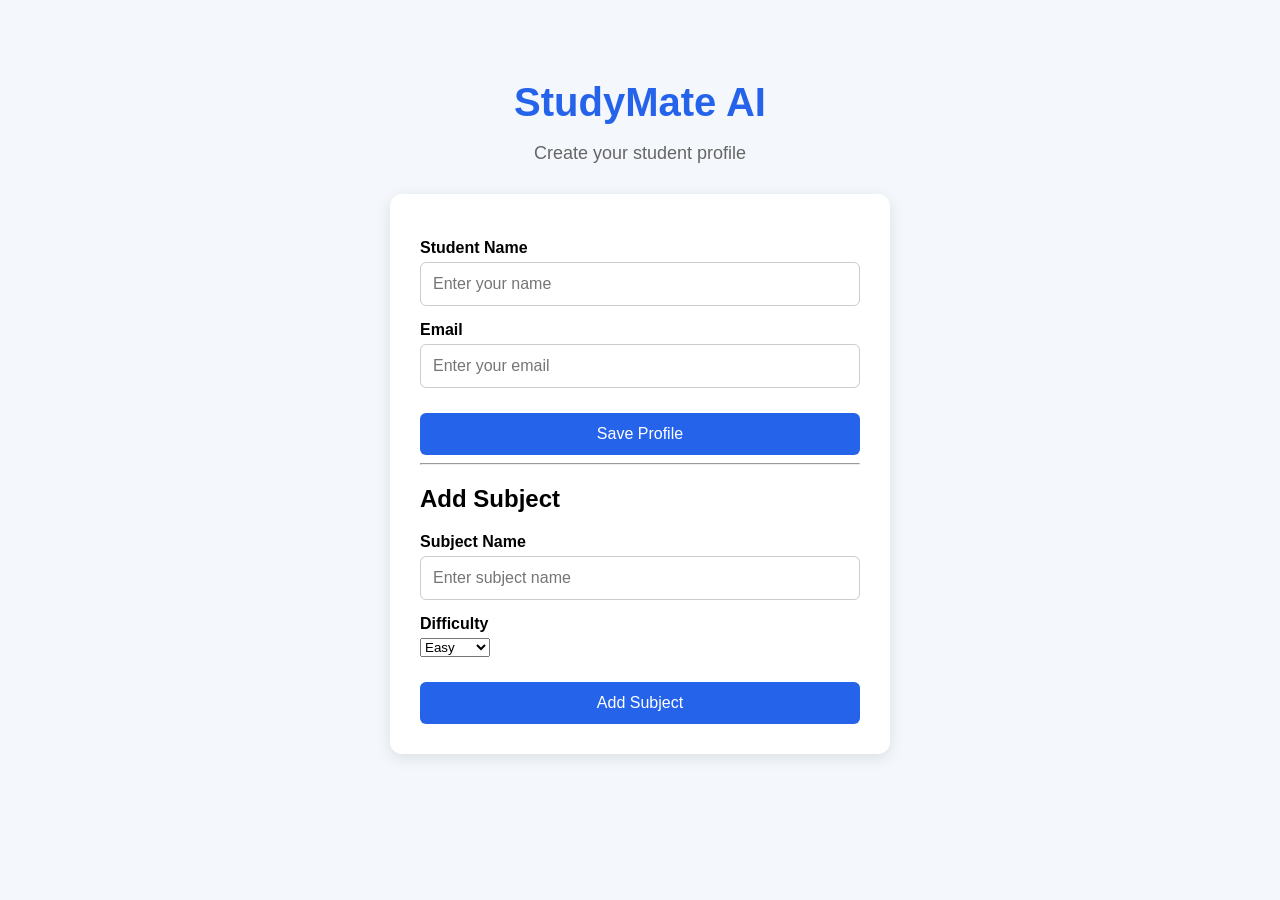
<file: studymate/frontend/index.html>
<!DOCTYPE html>
<html lang="en">

<head>
    <meta charset="UTF-8">
    <meta name="viewport" content="width=device-width, initial-scale=1.0">

    <title>StudyMate AI</title>

    <link rel="stylesheet" href="style.css">
</head>

<body>

    <div class="container">

        <h1>StudyMate AI</h1>

        <p>Create your student profile</p>

        <div class="form-box">

            <label>Student Name</label>
            <input type="text" id="name" placeholder="Enter your name">

            <label>Email</label>
            <input type="email" id="email" placeholder="Enter your email">

            <button>Save Profile</button>
            <hr>

<h2>Add Subject</h2>

<label>Subject Name</label>
<input type="text" id="subjectName" placeholder="Enter subject name">

<label>Difficulty</label>
<select id="difficulty">
    <option value="Easy">Easy</option>
    <option value="Medium">Medium</option>
    <option value="Hard">Hard</option>
</select>

<button id="addSubject">Add Subject</button>

        </div>

    </div>

    <script src="script.js"></script>

</body>

</html>
</file>
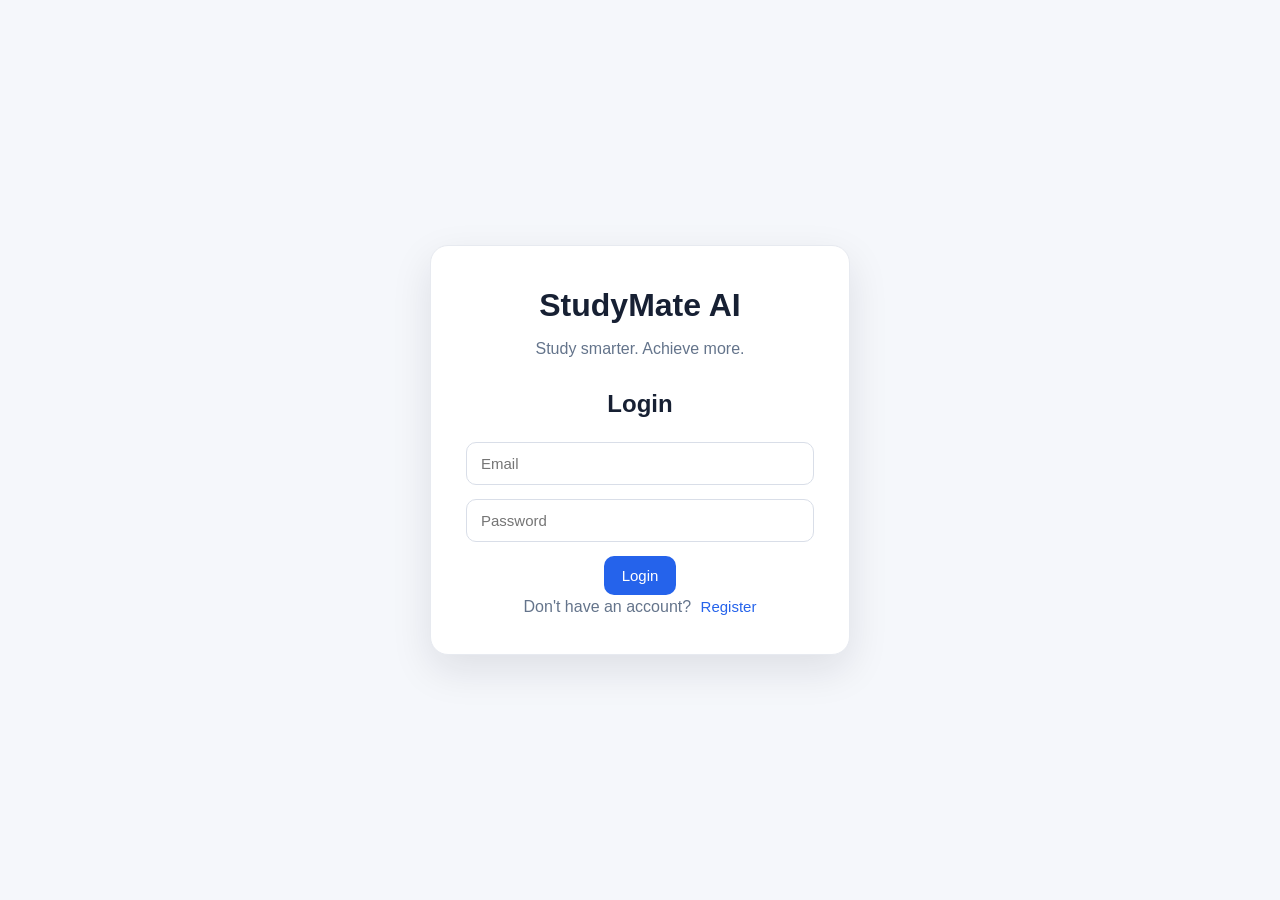
<file: studymate/src/main/resources/static/index.html>
<!DOCTYPE html>
<html lang="en">

<head>

    <meta charset="UTF-8">

    <meta
        name="viewport"
        content="width=device-width, initial-scale=1.0"
    >

    <title>StudyMate AI</title>

    <link
        rel="stylesheet"
        href="style.css"
    >

    <style>

        #authScreen {
            position: fixed;
            inset: 0;
            z-index: 99999;

            display: flex;
            align-items: center;
            justify-content: center;

            min-height: 100vh;

            background: #f5f7fb;
        }

        .app-layout {
            display: none;
        }

    </style>

</head>


<body>

    <!-- ===============================
         AUTHENTICATION
         =============================== -->

    <div id="authScreen">

        <div class="auth-card">

            <h1>StudyMate AI</h1>

            <p>
                Study smarter. Achieve more.
            </p>


            <!-- LOGIN -->

            <div id="loginSection">

                <h2>
                    Login
                </h2>

                <input
                    type="email"
                    id="loginEmail"
                    placeholder="Email"
                >

                <input
                    type="password"
                    id="loginPassword"
                    placeholder="Password"
                >

                <button id="loginButton">
                    Login
                </button>

                <p>
                    Don't have an account?

                    <button id="showRegister">
                        Register
                    </button>
                </p>

            </div>


            <!-- REGISTER -->

            <div
                id="registerSection"
                style="display:none;"
            >

                <h2>
                    Create Account
                </h2>

                <input
                    type="text"
                    id="registerName"
                    placeholder="Name"
                >

                <input
                    type="email"
                    id="registerEmail"
                    placeholder="Email"
                >

                <input
                    type="password"
                    id="registerPassword"
                    placeholder="Password"
                >

                <button id="registerButton">
                    Register
                </button>

                <p>
                    Already have an account?

                    <button id="showLogin">
                        Login
                    </button>
                </p>

            </div>

        </div>

    </div>


    <!-- ===============================
         APP LAYOUT
         =============================== -->

    <div
        class="app-layout"
        style="display: none;"
    >


        <!-- ===============================
             SIDEBAR
             =============================== -->

        <aside class="sidebar">

            <div class="brand">

                <div class="brand-icon">
                    S
                </div>

                <div>

                    <h1>
                        StudyMate
                    </h1>

                    <span>
                        AI Study Planner
                    </span>

                </div>

            </div>


            <nav class="sidebar-nav">

                <a
                    href="#dashboard"
                    class="nav-item active"
                >
                    <span>⌂</span>
                    Dashboard
                </a>

                <a
                    href="#subjects"
                    class="nav-item"
                >
                    <span>📚</span>
                    Subjects
                </a>

                <a
                    href="#tasks"
                    class="nav-item"
                >
                    <span>✓</span>
                    Study Tasks
                </a>

                <a
                    href="#exams"
                    class="nav-item"
                >
                    <span>📅</span>
                    Exams
                </a>

                <a
                    href="#plan"
                    class="nav-item"
                >
                    <span>🧠</span>
                    Study Plan
                </a>

                <a
                    href="#progress"
                    class="nav-item"
                >
                    <span>📊</span>
                    Progress
                </a>

            </nav>


            <div class="sidebar-bottom">

                <div class="ai-box">

                    <div class="ai-icon">
                        ✦
                    </div>

                    <div>

                        <strong>
                            StudyMate AI
                        </strong>

                        <p>
                            Your smart study companion
                        </p>

                    </div>

                </div>

            </div>

        </aside>


        <!-- ===============================
             MAIN CONTENT
             =============================== -->

        <main class="main-content">


            <!-- TOP BAR -->

            <header class="topbar">

                <div>

                    <p class="topbar-label">
                        STUDENT DASHBOARD
                    </p>

                    <h2>
                        Welcome to StudyMate 👋
                    </h2>

                </div>


                <div class="profile-badge">

                    <div class="profile-avatar">
                        V
                    </div>

                    <div>

                        <strong id="profileDisplayName">
                            Student
                        </strong>

                        <span>
                            Student
                        </span>

                    </div>

                </div>


                <!-- LOGOUT BUTTON -->

                <button
                    id="logoutButton"
                    class="secondary-btn"
                    type="button"
                    onclick="logoutUser()"
                >
                    Logout
                </button>

            </header>


            <!-- ===============================
                 DASHBOARD
                 =============================== -->

            <section
                id="dashboard"
                class="page-section"
            >

                <div class="hero-card">

                    <div>

                        <p class="hero-small">
                            PLAN • LEARN • ACHIEVE
                        </p>

                        <h1>
                            Build a smarter study routine.
                        </h1>

                        <p>
                            Organize your subjects, exams and daily
                            study tasks in one place.
                        </p>

                    </div>

                    <div class="hero-symbol">
                        ✦
                    </div>

                </div>


                <!-- QUICK STATS -->

                <div class="stats-grid">


                    <div class="stat-card">

                        <div class="stat-icon blue">
                            ⏱
                        </div>

                        <div>

                            <span>
                                Study Hours
                            </span>

                            <strong id="dashboardStudyHours">
                                —
                            </strong>

                            <small>
                                Per day
                            </small>

                        </div>

                    </div>


                    <div class="stat-card">

                        <div class="stat-icon purple">
                            📚
                        </div>

                        <div>

                            <span>
                                Subjects
                            </span>

                            <strong id="dashboardSubjects">
                                —
                            </strong>

                            <small>
                                Active subjects
                            </small>

                        </div>

                    </div>


                    <div class="stat-card">

                        <div class="stat-icon green">
                            ✓
                        </div>

                        <div>

                            <span>
                                Tasks
                            </span>

                            <strong id="dashboardTasks">
                                —
                            </strong>

                            <small>
                                Study tasks
                            </small>

                        </div>

                    </div>


                    <div class="stat-card">

                        <div class="stat-icon orange">
                            📈
                        </div>

                        <div>

                            <span>
                                Progress
                            </span>

                            <strong id="dashboardProgress">
                                —
                            </strong>

                            <small>
                                Completion
                            </small>

                        </div>

                    </div>


                </div>


                <!-- PROFILE -->

                <div class="content-card">

                    <div class="section-heading">

                        <div>

                            <span class="section-kicker">
                                GET STARTED
                            </span>

                            <h2>
                                Student Profile
                            </h2>

                            <p>
                                Tell StudyMate about your study routine.
                            </p>

                        </div>

                    </div>


                    <div class="form-grid">


                        <div class="form-group">

                            <label for="name">
                                Student Name
                            </label>

                            <input
                                type="text"
                                id="name"
                                placeholder="Enter your name"
                            >

                        </div>


                        <div class="form-group">

                            <label for="email">
                                Email
                            </label>

                            <input
                                type="email"
                                id="email"
                                placeholder="Enter your email"
                            >

                        </div>


                        <div class="form-group">

                            <label for="studyHours">
                                Available Study Hours Per Day
                            </label>

                            <input
                                type="number"
                                id="studyHours"
                                placeholder="Example: 4"
                                min="1"
                                max="24"
                            >

                        </div>


                    </div>


                    <button
                        id="saveProfile"
                        class="primary-btn"
                    >
                        Save Profile
                    </button>

                </div>

            </section>


            <!-- ===============================
                 SUBJECTS
                 =============================== -->

            <section
                id="subjects"
                class="page-section"
            >

                <div class="section-title">

                    <div>

                        <span class="section-kicker">
                            ORGANIZE
                        </span>

                        <h2>
                            My Subjects
                        </h2>

                        <p>
                            Add the subjects you are currently studying.
                        </p>

                    </div>

                </div>


                <div class="content-card">

                    <div class="form-grid">

                        <div class="form-group">

                            <label for="subjectName">
                                Subject Name
                            </label>

                            <input
                                type="text"
                                id="subjectName"
                                placeholder="Example: Java"
                            >

                        </div>


                        <div class="form-group">

                            <label for="difficulty">
                                Difficulty
                            </label>

                            <select id="difficulty">

                                <option value="Easy">
                                    Easy
                                </option>

                                <option value="Medium">
                                    Medium
                                </option>

                                <option value="Hard">
                                    Hard
                                </option>

                            </select>

                        </div>

                    </div>


                    <button
                        id="addSubject"
                        class="primary-btn"
                    >
                        + Add Subject
                    </button>

                </div>


                <div
                    id="subjectList"
                    class="item-grid"
                >

                    <div class="empty-state">

                        <div>
                            📚
                        </div>

                        <h3>
                            No subjects yet
                        </h3>

                        <p>
                            Add your first subject to get started.
                        </p>

                    </div>

                </div>

            </section>


            <!-- ===============================
                 EXAMS
                 =============================== -->

            <section
                id="exams"
                class="page-section"
            >

                <div class="section-title">

                    <div>

                        <span class="section-kicker">
                            PLAN AHEAD
                        </span>

                        <h2>
                            Exam Details
                        </h2>

                        <p>
                            Keep track of your upcoming examinations.
                        </p>

                    </div>

                </div>


                <div class="content-card">

                    <div class="form-grid">

                        <div class="form-group">

                            <label for="examSubjectId">
                                Subject
                            </label>

                            <select id="examSubjectId">

                                <option value="">
                                    Select Subject
                                </option>

                            </select>

                        </div>


                        <div class="form-group">

                            <label for="examDate">
                                Exam Date
                            </label>

                            <input
                                type="date"
                                id="examDate"
                            >

                        </div>

                    </div>


                    <button
                        id="addExam"
                        class="primary-btn"
                    >
                        Save Exam
                    </button>

                </div>

            </section>


            <!-- ===============================
                 STUDY TASKS
                 =============================== -->

            <section
                id="tasks"
                class="page-section"
            >

                <div class="section-title">

                    <div>

                        <span class="section-kicker">
                            DAILY WORK
                        </span>

                        <h2>
                            Study Tasks
                        </h2>

                        <p>
                            Create and manage your daily study activities.
                        </p>

                    </div>

                </div>


                <div class="content-card">

                    <div class="form-grid">

                        <div class="form-group">

                            <label for="taskSubjectId">
                                Subject
                            </label>

                            <select id="taskSubjectId">

                                <option value="">
                                    Select Subject
                                </option>

                            </select>

                        </div>


                        <div class="form-group">

                            <label for="taskName">
                                Task Name
                            </label>

                            <input
                                type="text"
                                id="taskName"
                                placeholder="Example: Practice OOP questions"
                            >

                        </div>


                        <div class="form-group">

                            <label for="taskDate">
                                Study Date
                            </label>

                            <input
                                type="date"
                                id="taskDate"
                            >

                        </div>


                        <div class="form-group">

                            <label for="taskDuration">
                                Duration (minutes)
                            </label>

                            <input
                                type="number"
                                id="taskDuration"
                                placeholder="Example: 60"
                                min="1"
                            >

                        </div>

                    </div>


                    <button
                        id="addTask"
                        class="primary-btn"
                    >
                        + Add Study Task
                    </button>

                </div>


                <div class="toolbar">

                    <div>

                        <h3>
                            My Study Tasks
                        </h3>

                        <p>
                            Track your daily learning activities.
                        </p>

                    </div>


                    <button
                        id="loadTasks"
                        class="secondary-btn"
                    >
                        View My Tasks
                    </button>

                </div>


                <div id="taskList"></div>

            </section>


            <!-- ===============================
                 STUDY PLAN
                 =============================== -->

            <section
                id="plan"
                class="page-section"
            >

                <div class="section-title">

                    <div>

                        <span class="section-kicker">
                            SMART PLANNING
                        </span>

                        <h2>
                            My Study Plan
                        </h2>

                        <p>
                            Let StudyMate create a plan based on your
                            available time and subjects.
                        </p>

                    </div>


                    <button
                        id="generatePlan"
                        class="primary-btn"
                    >
                        ✦ Generate Study Plan
                    </button>

                </div>


                <div
                    id="studyPlan"
                    class="study-plan-grid"
                ></div>

            </section>


            <!-- ===============================
                 PROGRESS
                 =============================== -->

            <section
                id="progress"
                class="page-section"
            >

                <div class="section-title">

                    <div>

                        <span class="section-kicker">
                            YOUR PERFORMANCE
                        </span>

                        <h2>
                            Progress Dashboard
                        </h2>

                        <p>
                            See how much of your study work you have completed.
                        </p>

                    </div>


                    <button
                        id="showProgress"
                        class="secondary-btn"
                    >
                        View Progress
                    </button>

                </div>


                <div
                    id="progressDashboard"
                    class="progress-card"
                ></div>

            </section>


            <!-- FOOTER -->

            <footer class="footer">

                <strong>
                    StudyMate AI
                </strong>

                <span>
                    Study smarter. Stay consistent. Achieve more.
                </span>

            </footer>


        </main>

    </div>


    <!-- JAVASCRIPT -->

    <script src="script.js"></script>

</body>

</html>
</file>
<file: studymate/frontend/style.css>
body {
    font-family: Arial, sans-serif;
    background-color: #f4f7fb;
    margin: 0;
}

.container {
    width: 100%;
    max-width: 500px;
    margin: 80px auto;
    text-align: center;
}

h1 {
    color: #2563eb;
    font-size: 40px;
    margin-bottom: 10px;
}

p {
    color: #666;
    font-size: 18px;
}

.form-box {
    background-color: white;
    padding: 30px;
    margin-top: 30px;
    border-radius: 12px;
    box-shadow: 0 4px 15px rgba(0, 0, 0, 0.1);
    text-align: left;
}

label {
    display: block;
    margin-top: 15px;
    margin-bottom: 5px;
    font-weight: bold;
}

input {
    width: 100%;
    padding: 12px;
    box-sizing: border-box;
    border: 1px solid #ccc;
    border-radius: 6px;
    font-size: 16px;
}

button {
    width: 100%;
    margin-top: 25px;
    padding: 12px;
    border: none;
    border-radius: 6px;
    background-color: #2563eb;
    color: white;
    font-size: 16px;
    cursor: pointer;
}
</file>
<file: studymate/src/main/resources/static/style.css>
* {
    box-sizing: border-box;
    margin: 0;
    padding: 0;
}

html {
    scroll-behavior: smooth;
}

body {
    font-family: Inter, "Segoe UI", Arial, sans-serif;
    background: #f5f7fb;
    color: #172033;
    line-height: 1.5;
}

/* =========================
   AUTH SCREEN
   ========================= */

#authScreen {
    position: fixed;
    inset: 0;
    z-index: 9999;

    display: flex;
    align-items: center;
    justify-content: center;

    min-height: 100vh;
    padding: 20px;

    background: #f5f7fb;
}

.auth-card {
    width: 100%;
    max-width: 420px;
    padding: 35px;

    background: white;
    border: 1px solid #e7eaf0;
    border-radius: 18px;

    box-shadow: 0 15px 40px rgba(15, 23, 42, 0.10);

    text-align: center;
}

.auth-card h1 {
    margin-bottom: 8px;
    color: #172033;
}

.auth-card > p {
    margin-bottom: 25px;
    color: #64748b;
}

.auth-card h2 {
    margin-bottom: 20px;
}

.auth-card input {
    width: 100%;
    margin-bottom: 14px;
    padding: 12px 14px;

    border: 1px solid #d9dee8;
    border-radius: 10px;

    font-size: 15px;
    outline: none;
}

.auth-card input:focus {
    border-color: #3b82f6;
}

.auth-card button {
    border: none;
    border-radius: 10px;
    padding: 11px 18px;

    background: #2563eb;
    color: white;

    font-size: 15px;
    cursor: pointer;
}

.auth-card button:hover {
    opacity: 0.9;
}

.auth-card p {
    color: #64748b;
}

.auth-card p button {
    margin-left: 5px;
    padding: 0;

    background: transparent;
    color: #2563eb;
}

/* =========================
   MAIN APP
   ========================= */

.app-layout {
    min-height: 100vh;
    display: none;
}

/* =========================
   SIDEBAR
   ========================= */

.sidebar {
    width: 250px;
    min-height: 100vh;

    position: fixed;
    left: 0;
    top: 0;

    display: flex;
    flex-direction: column;

    padding: 26px 18px;

    background: #111827;
    color: white;
}

.sidebar h2 {
    margin-bottom: 30px;
}

.nav-item {
    display: block;

    margin-bottom: 8px;
    padding: 12px 14px;

    border-radius: 10px;

    color: #cbd5e1;
    text-decoration: none;

    cursor: pointer;
}

.nav-item:hover {
    background: #1f2937;
    color: white;
}

.nav-item.active {
    background: #2563eb;
    color: white;
}

/* =========================
   MAIN CONTENT
   ========================= */

.main-content {
    width: calc(100% - 250px);
    margin-left: 250px;

    min-height: 100vh;
    padding: 30px;
}

/* =========================
   TOPBAR
   ========================= */

.topbar {
    display: flex;
    align-items: center;
    justify-content: space-between;

    margin-bottom: 30px;
}

.profile-info {
    display: flex;
    align-items: center;
    gap: 10px;
}

.profile-avatar {
    width: 42px;
    height: 42px;

    display: flex;
    align-items: center;
    justify-content: center;

    border-radius: 50%;

    background: #2563eb;
    color: white;

    font-weight: bold;
}

/* =========================
   CARDS
   ========================= */

.card,
.dashboard-card {
    background: white;

    border: 1px solid #e7eaf0;
    border-radius: 16px;

    padding: 22px;

    box-shadow: 0 5px 20px rgba(15, 23, 42, 0.05);
}

.dashboard-grid {
    display: grid;
    grid-template-columns: repeat(4, 1fr);
    gap: 18px;

    margin-bottom: 25px;
}

.dashboard-card h3 {
    margin-bottom: 8px;
    color: #64748b;
    font-size: 14px;
}

.dashboard-card p {
    font-size: 28px;
    font-weight: 700;
}

/* =========================
   SECTIONS
   ========================= */

.section {
    margin-bottom: 30px;
}

.section h2 {
    margin-bottom: 18px;
}

/* =========================
   FORMS
   ========================= */

.form-group {
    margin-bottom: 16px;
}

.form-group label {
    display: block;
    margin-bottom: 7px;

    font-weight: 600;
}

input,
select,
textarea {
    width: 100%;

    padding: 11px 13px;

    border: 1px solid #d9dee8;
    border-radius: 10px;

    background: white;

    font-size: 15px;
    outline: none;
}

input:focus,
select:focus,
textarea:focus {
    border-color: #2563eb;
}

button {
    border: none;
    border-radius: 10px;

    padding: 11px 18px;

    background: #2563eb;
    color: white;

    font-size: 15px;

    cursor: pointer;
}

button:hover {
    opacity: 0.9;
}

/* =========================
   SUBJECT / TASK LISTS
   ========================= */

#subjectList,
#taskList,
#studyPlan,
#progressDashboard {
    margin-top: 18px;
}

.list-item {
    display: flex;
    align-items: center;
    justify-content: space-between;

    padding: 14px;

    margin-bottom: 10px;

    background: white;

    border: 1px solid #e7eaf0;
    border-radius: 10px;
}

/* =========================
   TABLE
   ========================= */

table {
    width: 100%;
    border-collapse: collapse;

    background: white;
}

th,
td {
    padding: 12px;

    border-bottom: 1px solid #e7eaf0;

    text-align: left;
}

th {
    background: #f8fafc;
}

/* =========================
   PROGRESS
   ========================= */

.progress-bar {
    width: 100%;
    height: 10px;

    overflow: hidden;

    background: #e5e7eb;
    border-radius: 10px;
}

.progress-fill {
    height: 100%;

    background: #2563eb;

    border-radius: 10px;
}

/* =========================
   RESPONSIVE
   ========================= */

@media (max-width: 1000px) {

    .dashboard-grid {
        grid-template-columns: repeat(2, 1fr);
    }
}

@media (max-width: 768px) {

    .sidebar {
        width: 100%;
        min-height: auto;

        position: relative;

        padding: 15px;
    }

    .main-content {
        width: 100%;
        margin-left: 0;

        padding: 20px;
    }

    .app-layout {
        flex-direction: column;
    }

    .dashboard-grid {
        grid-template-columns: 1fr;
    }

    .topbar {
        flex-direction: column;
        align-items: flex-start;

        gap: 15px;
    }
}
</file>
